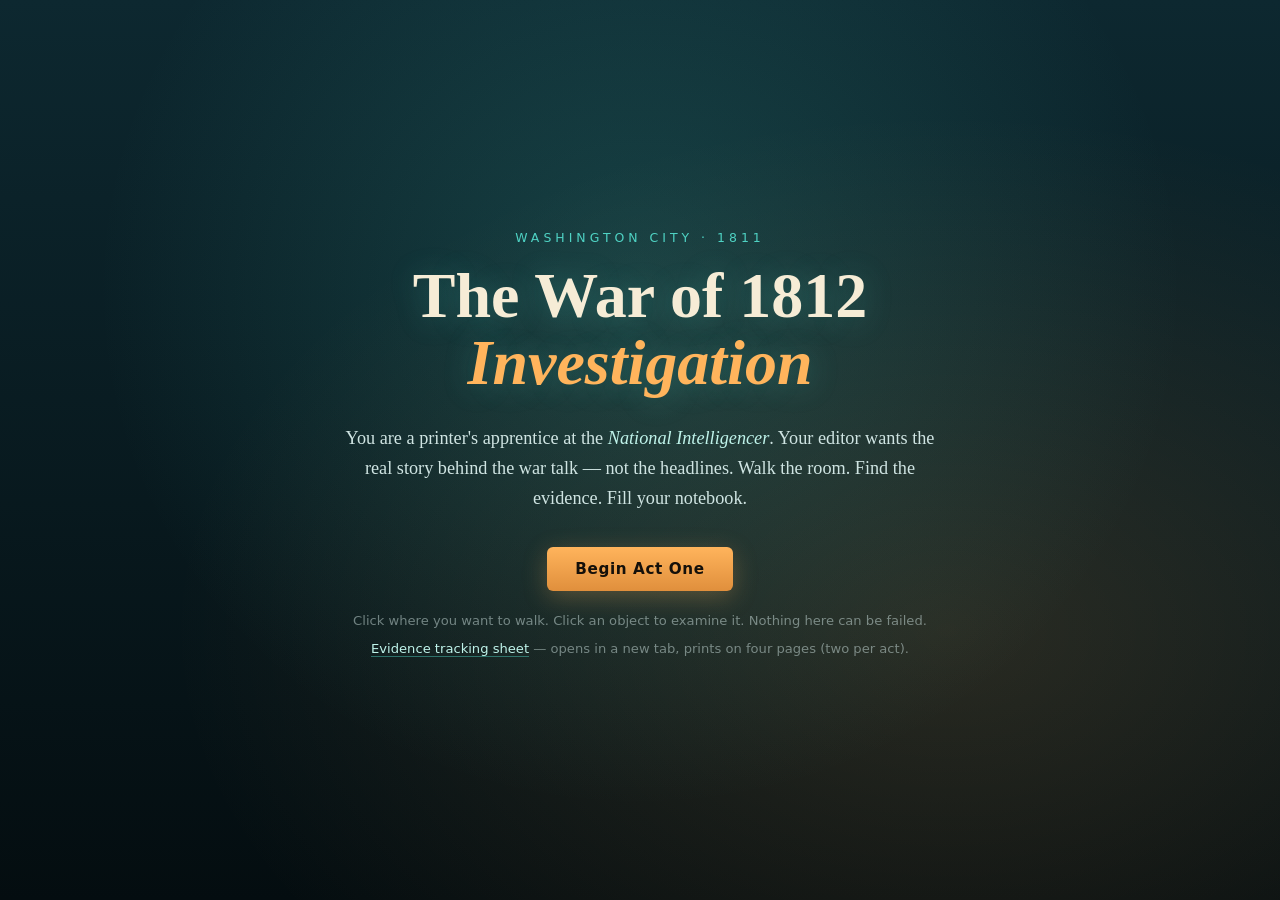
<file: index.html>
<!DOCTYPE html>
<html lang="en">
<head>
<meta charset="utf-8">
<meta name="viewport" content="width=device-width, initial-scale=1, viewport-fit=cover">
<title>The War of 1812 Investigation</title>
<meta name="description" content="A point-and-click investigation into the causes of the War of 1812.">
<link rel="icon" href="data:image/svg+xml,<svg xmlns='http://www.w3.org/2000/svg' viewBox='0 0 100 100'><text y='.9em' font-size='90'>🕯️</text></svg>">
<link rel="stylesheet" href="assets/css/game.css">
<link rel="stylesheet" href="assets/css/documents.css">
</head>
<body>
<main id="app">

  <!-- ===================== TITLE ===================== -->
  <section id="screen-title" class="screen is-active">
    <div class="title-inner">
      <p class="title-kicker">Washington City &middot; 1811</p>
      <h1 class="title-name">The War of 1812<br><span>Investigation</span></h1>
      <p class="title-blurb">
        You are a printer's apprentice at the <em>National Intelligencer</em>.
        Your editor wants the real story behind the war talk &mdash; not the headlines.
        Walk the room. Find the evidence. Fill your notebook.
      </p>
      <button class="btn btn-primary" id="btn-start">Begin Act One</button>
      <p class="title-foot">Click where you want to walk. Click an object to examine it. Nothing here can be failed.</p>
      <p class="title-foot"><a class="title-link" href="worksheet.html" target="_blank" rel="noopener">Evidence tracking sheet</a> &mdash; opens in a new tab, prints on four pages (two per act).</p>
    </div>
  </section>

  <!-- ===================== GAME ===================== -->
  <section id="screen-game" class="screen">
    <div class="stage-wrap">
      <div class="stage" id="stage">

        <!-- three parallax layers -->
        <div class="layer layer-back" id="layer-back"></div>
        <div class="layer layer-mid"  id="layer-mid">
          <div class="hotspots" id="hotspots"></div>
          <div class="actor" id="actor"></div>
        </div>
        <div class="layer layer-fg"   id="layer-fg"></div>

        <!-- close-up view: a station on the desk, where the small things
             live at a size you can actually click -->
        <div class="closeup" id="closeup" hidden>
          <div class="closeup-art" id="closeup-art"></div>
          <div class="hotspots" id="closeup-hotspots"></div>
          <button class="closeup-back" id="closeup-back" type="button">
            <span aria-hidden="true">&lsaquo;</span> Step back
          </button>
        </div>

        <div class="stage-vignette" aria-hidden="true"></div>

        <!-- edge arrows hinting there is more room off-screen -->
        <div class="edge edge-l" id="edge-l" aria-hidden="true">&lsaquo;</div>
        <div class="edge edge-r" id="edge-r" aria-hidden="true">&rsaquo;</div>

        <p class="nudge" id="nudge" role="status" aria-live="polite"></p>

        <!-- ambient detail: a slip of paper, not a dialog -->
        <div class="caption" id="caption" role="status" aria-live="polite" hidden>
          <p class="caption-text" id="caption-text"></p>
        </div>

        <!-- NPC dialogue -->
        <div class="dialogue" id="dialogue" hidden>
          <div class="dialogue-box">
            <p class="dialogue-who" id="dialogue-who"></p>
            <p class="dialogue-line" id="dialogue-line"></p>
            <button class="dialogue-next" id="dialogue-next">Continue &rsaquo;</button>
          </div>
        </div>
      </div>
    </div>

    <!-- objective rail -->
    <div class="rail">
      <div class="rail-left">
        <span class="rail-label">Your assignment</span>
        <p class="rail-objective" id="objective" aria-live="polite">&nbsp;</p>
      </div>
      <div class="rail-right">
        <div class="pips" id="pips" aria-label="Evidence collected"></div>
        <button class="btn btn-ghost" id="btn-notebook">Notebook</button>
        <button class="btn btn-ghost" id="btn-help">Where do I look?</button>
      </div>
    </div>
  </section>

  <!-- ===================== EVIDENCE ===================== -->
  <div class="scrim" id="scrim" hidden>
    <div class="modal modal-evidence" role="dialog" aria-modal="true" aria-labelledby="modal-heading">
      <div id="evidence-mount"></div>
      <button class="btn btn-primary" id="modal-close">Got it</button>
    </div>
  </div>

  <!-- ===================== PUZZLE ===================== -->
  <div class="scrim" id="puzzle-scrim" hidden>
    <div class="modal modal-puzzle" role="dialog" aria-modal="true" aria-labelledby="puzzle-heading">
      <p class="modal-tag" id="puzzle-tag">The locked drawer</p>
      <h2 class="modal-heading" id="puzzle-heading">Three Brass Dials</h2>
      <p class="puzzle-prompt" id="puzzle-prompt"></p>
      <blockquote class="modal-quote" id="puzzle-riddle"></blockquote>
      <div class="dials" id="dials"></div>
      <p class="puzzle-msg" id="puzzle-msg" role="status" aria-live="polite">&nbsp;</p>
      <div class="puzzle-actions">
        <button class="btn btn-primary" id="puzzle-try">Turn the dials</button>
        <button class="btn btn-ghost" id="puzzle-notebook">Check my notebook</button>
        <button class="btn btn-ghost" id="puzzle-skip"></button>
      </div>
    </div>
  </div>

  <!-- ===================== NOTEBOOK ===================== -->
  <div class="scrim" id="notebook-scrim" hidden>
    <div class="modal" role="dialog" aria-modal="true" aria-labelledby="notebook-heading">
      <p class="modal-tag">Carried in your coat</p>
      <h2 class="modal-heading" id="notebook-heading">Your Notebook</h2>
      <div class="notebook" id="notebook-body"></div>
      <button class="btn btn-primary" id="notebook-close">Close</button>
    </div>
  </div>

  <!-- ===================== ACT CARD ===================== -->
  <section id="screen-card" class="screen">
    <div class="card-inner">
      <p class="card-kicker" id="card-kicker"></p>
      <h2 class="card-heading" id="card-heading"></h2>
      <div class="card-text" id="card-text"></div>
      <button class="btn btn-primary" id="card-next"></button>
    </div>
  </section>

</main>

<script src="assets/js/scenes.js"></script>
<script src="assets/js/documents.js"></script>
<script src="assets/js/content.js"></script>
<script src="assets/js/game.js"></script>
</body>
</html>
</file>
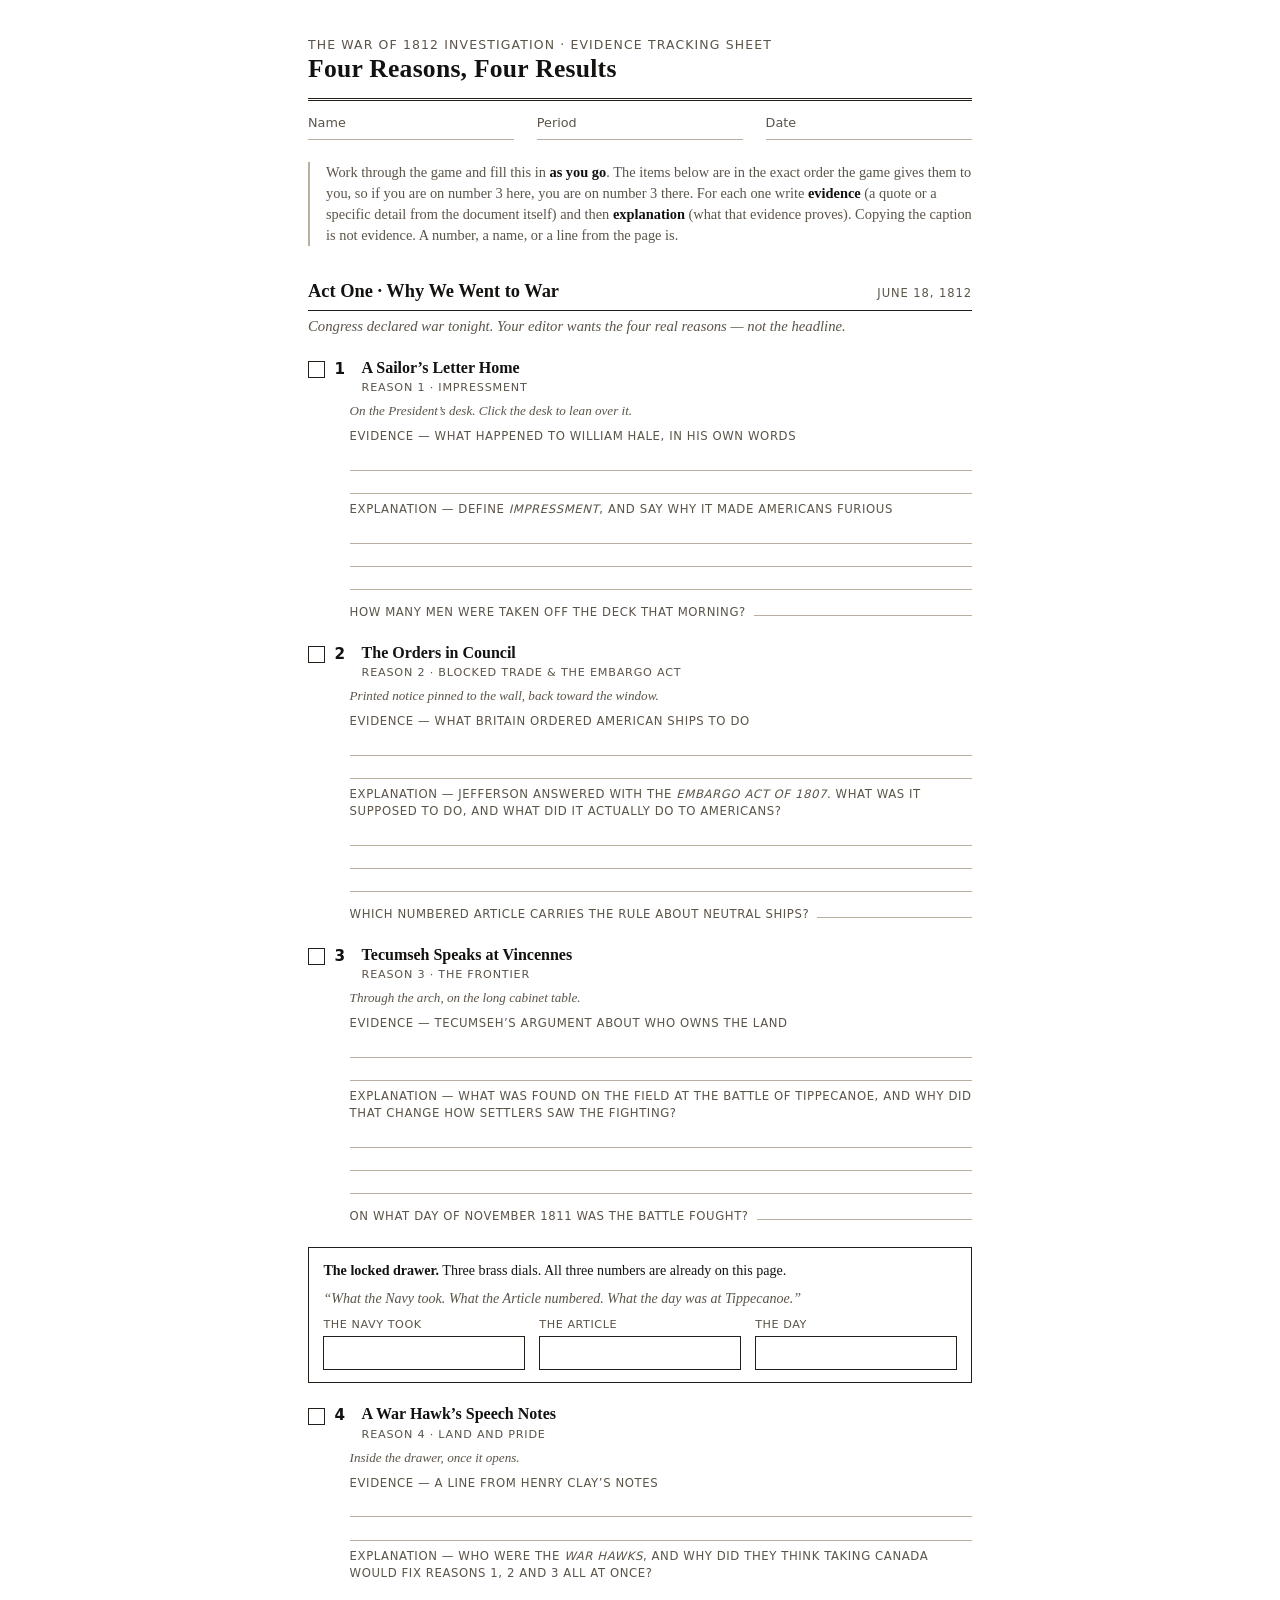
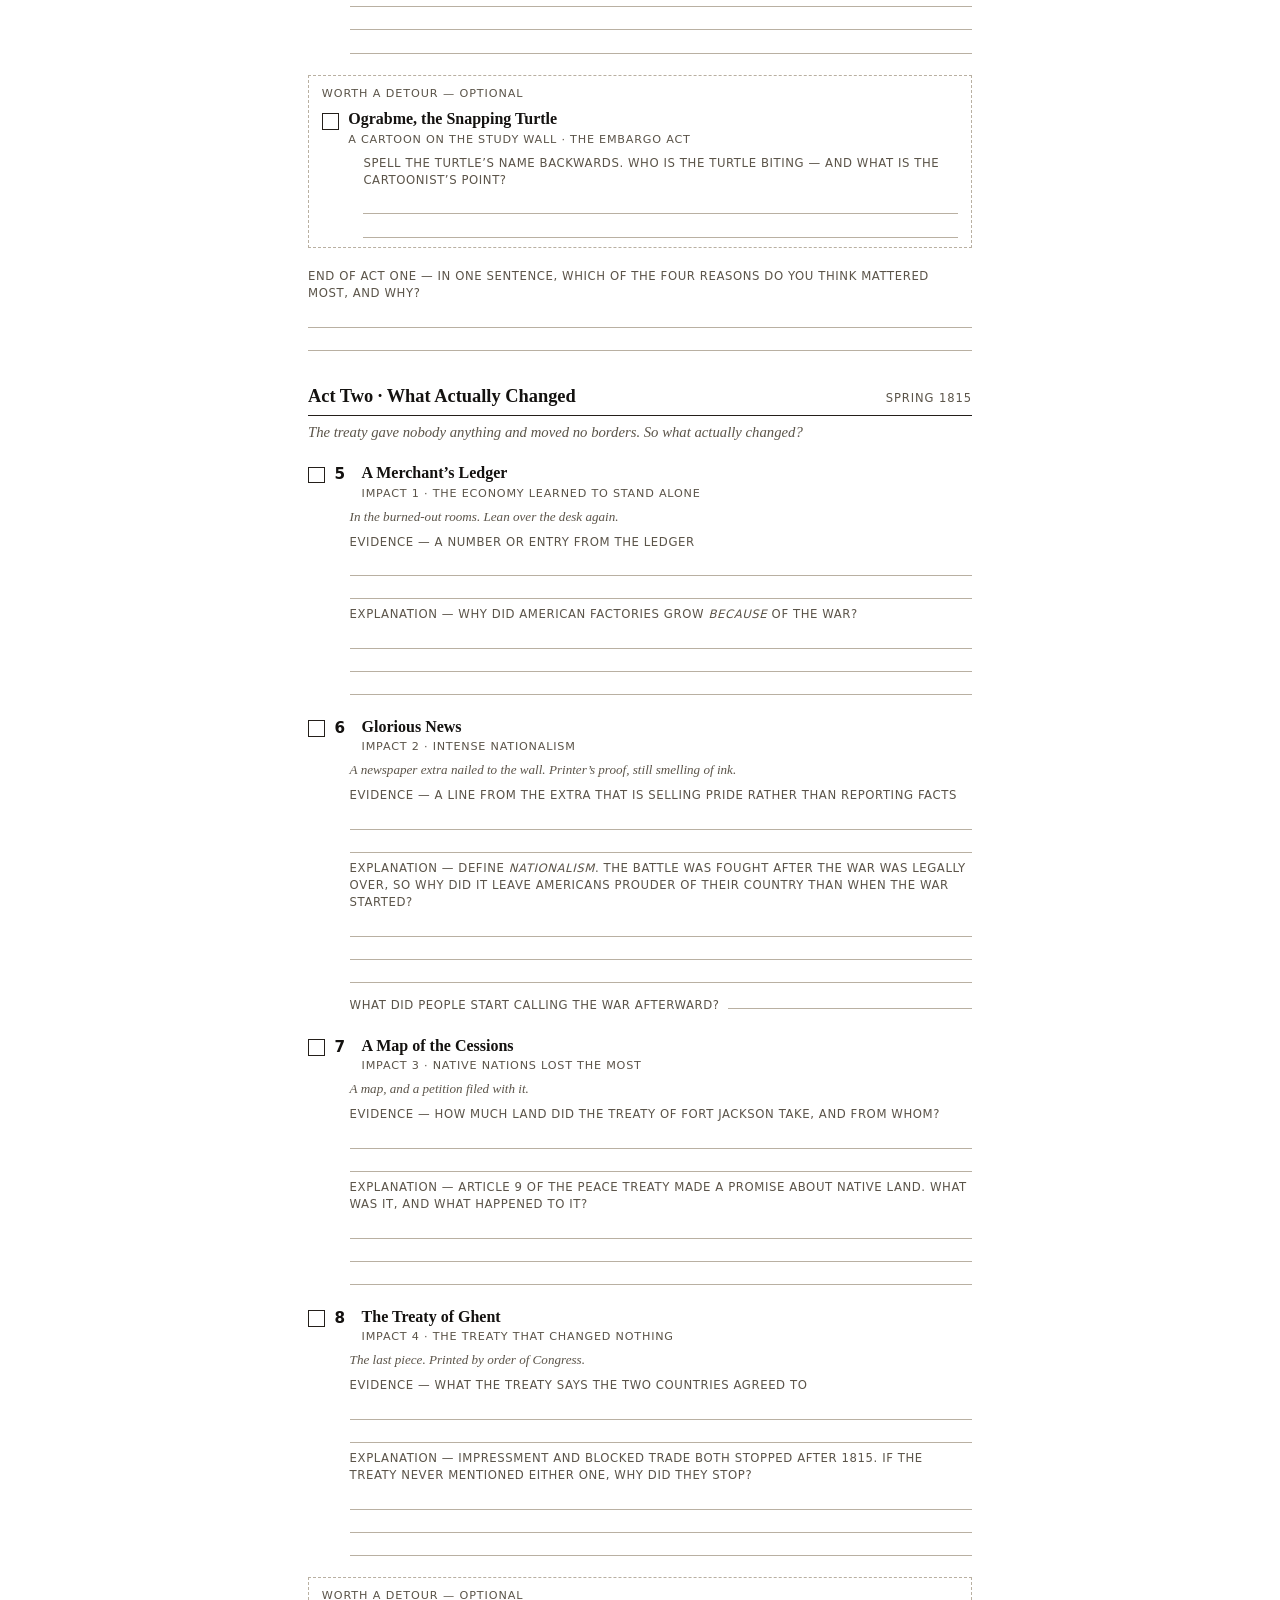
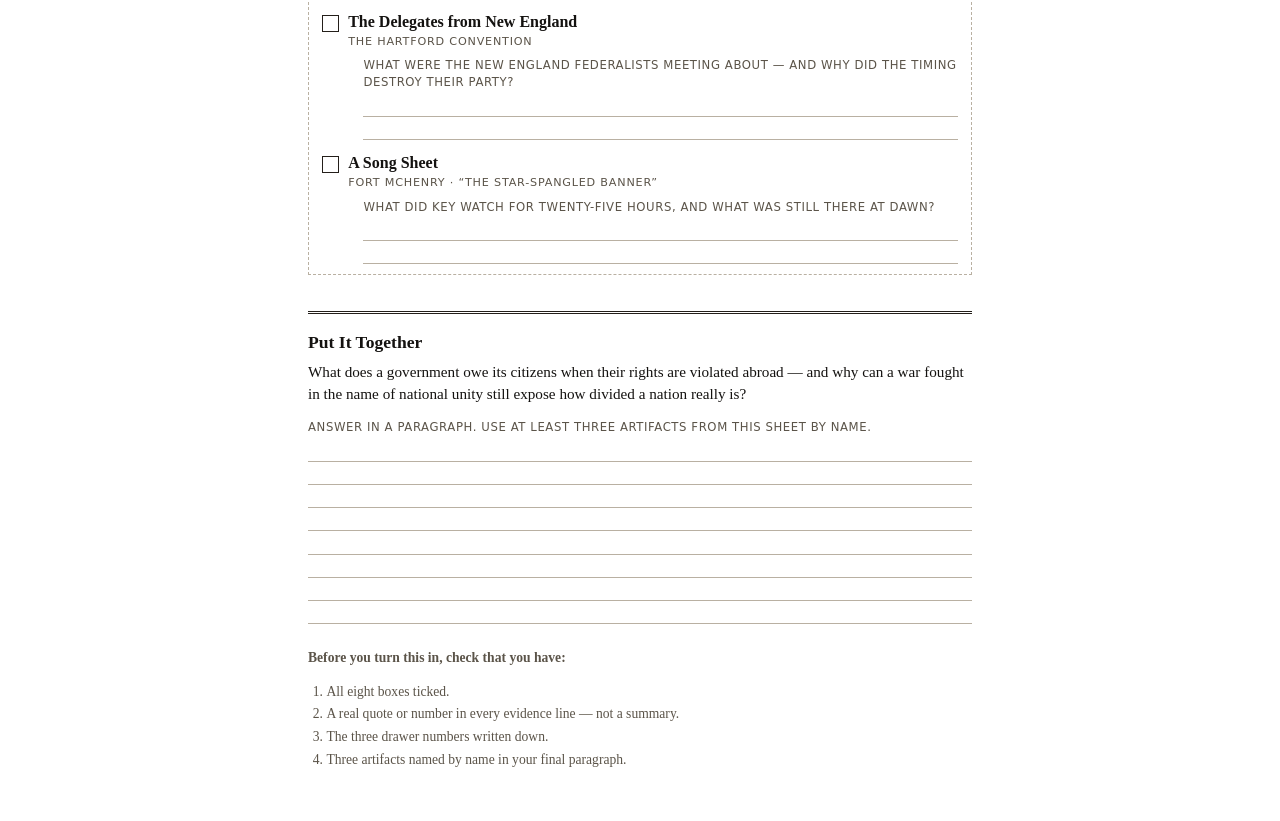
<file: worksheet.html>
<!DOCTYPE html>
<html lang="en">
<head>
<meta charset="utf-8">
<meta name="viewport" content="width=device-width, initial-scale=1">
<title>Evidence Tracking Sheet</title>
<meta name="description" content="Student tracking sheet for The War of 1812 Investigation, in the exact order the game presents each artifact.">
<style>
/* ------------------------------------------------------------------
   Worksheet for "The War of 1812 Investigation".
   Print-first: black ink on white paper, no background fills that eat
   toner, page breaks between the two acts. Screen view is the same
   document, just centred.
   Order below is locked to the chain in assets/js/content.js. If a
   hotspot moves in the game, move it here too.
------------------------------------------------------------------- */
:root{
  --ink:#141210;
  --soft:#5b5449;
  --rule:#241f1a;
  --hair:#b9b0a2;
  --page:#ffffff;
  --serif: "Iowan Old Style", "Palatino Linotype", Palatino, "Book Antiqua", Georgia, serif;
  --sans: "Trebuchet MS", "Segoe UI", system-ui, sans-serif;
}
*{ box-sizing:border-box; }
html{ -webkit-text-size-adjust:100%; }
body{
  margin:0;
  background:var(--page);
  color:var(--ink);
  font-family:var(--serif);
  font-size:15px;
  line-height:1.45;
}
.sheet{
  max-width:44rem;
  margin:0 auto;
  padding-block:2.25rem 3rem;
  padding-left:20px;
  padding-right:20px;
}

/* ---------- masthead ---------- */
.mast{ border-bottom:3px double var(--rule); padding-bottom:.7rem; }
.mast h1{
  font-size:1.6rem; line-height:1.15; margin:0 0 .2rem;
  letter-spacing:.01em; text-wrap:balance;
}
.mast .sub{ margin:0; font-family:var(--sans); font-size:.78rem;
  letter-spacing:.09em; text-transform:uppercase; color:var(--soft); }

.namebar{
  display:flex; flex-wrap:wrap; gap:.55rem 1.4rem;
  margin:.85rem 0 1.4rem;
  font-family:var(--sans); font-size:.8rem; color:var(--soft);
}
.namebar span{ flex:1 1 9rem; border-bottom:1px solid var(--hair); padding-bottom:.35rem; }

.howto{
  font-size:.9rem; margin:0 0 1.5rem; padding-left:1rem;
  border-left:2px solid var(--hair); color:var(--soft);
}
.howto strong{ color:var(--ink); }

/* ---------- act headers ---------- */
.act{ margin-top:2rem; }
.act-head{
  display:flex; align-items:baseline; gap:.75rem;
  border-bottom:1.5px solid var(--rule); padding-bottom:.35rem; margin-bottom:.3rem;
}
.act-head h2{ font-size:1.15rem; margin:0; }
.act-head .q{ font-family:var(--sans); font-size:.72rem; letter-spacing:.08em;
  text-transform:uppercase; color:var(--soft); margin-left:auto; }
.act-ask{ font-size:.92rem; font-style:italic; color:var(--soft); margin:.35rem 0 1.25rem; }

/* ---------- one artifact ---------- */
.item{ margin:0 0 1.35rem; break-inside:avoid; page-break-inside:avoid; }
.item-head{ display:flex; gap:.6rem; align-items:flex-start; }
.tick{
  flex:none; width:1.05rem; height:1.05rem; margin-top:.22rem;
  border:1.5px solid var(--rule);
}
.num{ flex:none; font-family:var(--sans); font-weight:700; font-size:.95rem; min-width:1.1rem; }
.titles h3{ margin:0; font-size:1rem; line-height:1.25; }
.titles .tag{
  display:block; font-family:var(--sans); font-size:.7rem; letter-spacing:.07em;
  text-transform:uppercase; color:var(--soft); margin-top:.15rem;
}
.where{ font-size:.82rem; color:var(--soft); margin:.3rem 0 .5rem 2.6rem; font-style:italic; }

.field{ margin:.45rem 0 0 2.6rem; }
.field-label{
  font-family:var(--sans); font-size:.73rem; letter-spacing:.05em;
  text-transform:uppercase; color:var(--soft); margin:0 0 .15rem;
}
.lines{ margin:0; }
.lines i{ display:block; border-bottom:1px solid var(--hair); height:1.45rem; }
.field-inline{ display:flex; align-items:baseline; gap:.5rem; }
.field-inline .field-label{ margin:0; flex:0 1 auto; }
.field-inline .rule{ flex:1 1 4rem; border-bottom:1px solid var(--hair); height:1.2rem; }

/* ---------- puzzle / bonus / callouts ---------- */
.code{
  margin:1rem 0 1.35rem; padding:.75rem .9rem;
  border:1.5px solid var(--rule); break-inside:avoid;
}
.code p{ margin:0 0 .5rem; font-size:.88rem; }
.code .riddle{ font-style:italic; color:var(--soft); }
.dials{ display:flex; gap:.9rem; font-family:var(--sans); font-size:.7rem;
  letter-spacing:.05em; text-transform:uppercase; color:var(--soft); }
.dials div{ flex:1 1 0; }
.dials b{ display:block; border:1.5px solid var(--rule); height:2.1rem; margin-top:.2rem; }

.bonus{
  margin:.25rem 0 1.25rem 0; padding:.6rem .8rem;
  border:1px dashed var(--hair); break-inside:avoid;
}
.bonus > p:first-child{
  margin:0 0 .45rem; font-family:var(--sans); font-size:.7rem;
  letter-spacing:.08em; text-transform:uppercase; color:var(--soft);
}
.bonus .item{ margin-bottom:.8rem; }
.bonus .item:last-child{ margin-bottom:0; }

/* ---------- closing ---------- */
.close{ margin-top:2.25rem; border-top:3px double var(--rule); padding-top:1rem; }
.close h2{ font-size:1.1rem; margin:0 0 .35rem; }
.close .eq{ font-size:.95rem; margin:0 0 .9rem; }
.close .field{ margin-left:0; }

.finish{ margin-top:1.5rem; font-size:.85rem; color:var(--soft); }
.finish ol{ margin:.35rem 0 0; padding-left:1.15rem; }
.finish li{ margin-bottom:.2rem; }

/* ---------- print ---------- */
@media print{
  @page{ margin:0.5in; }
  body{ font-size:10.5pt; line-height:1.3; }
  .sheet{ max-width:none; padding:0; }
  .pagebreak{ break-before:page; page-break-before:always; }
  .howto{ font-size:9pt; margin-bottom:.9rem; }
  .namebar{ margin:.6rem 0 .9rem; }
  .act{ margin-top:1rem; }
  .act-ask{ margin-bottom:.8rem; }
  .item{ margin-bottom:.6rem; }
  .where{ margin:.2rem 0 .3rem 2.6rem; }
  .field{ margin-top:.3rem; }
  .lines i{ height:0.23in; }
  .code{ margin:.7rem 0 .9rem; }
  .bonus{ margin-bottom:.6rem; padding:.45rem .7rem; }
  .close{ margin-top:1rem; }
  .finish{ margin-top:1rem; }
}
</style>
</head>
<body>
<div class="sheet">

  <header class="mast">
    <p class="sub">The War of 1812 Investigation &middot; Evidence Tracking Sheet</p>
    <h1>Four Reasons, Four Results</h1>
  </header>

  <div class="namebar">
    <span>Name</span><span>Period</span><span>Date</span>
  </div>

  <p class="howto">
    Work through the game and fill this in <strong>as you go</strong>. The items below are in the
    exact order the game gives them to you, so if you are on number 3 here, you are on
    number 3 there. For each one write <strong>evidence</strong> (a quote or a specific detail
    from the document itself) and then <strong>explanation</strong> (what that evidence proves).
    Copying the caption is not evidence. A number, a name, or a line from the page is.
  </p>

  <!-- ================= ACT ONE ================= -->
  <section class="act">
    <div class="act-head">
      <h2>Act One &middot; Why We Went to War</h2>
      <span class="q">June 18, 1812</span>
    </div>
    <p class="act-ask">Congress declared war tonight. Your editor wants the four real reasons &mdash; not the headline.</p>

    <!-- 1 -->
    <article class="item">
      <div class="item-head">
        <span class="tick" aria-hidden="true"></span>
        <span class="num">1</span>
        <div class="titles">
          <h3>A Sailor&rsquo;s Letter Home</h3>
          <span class="tag">Reason 1 &middot; Impressment</span>
        </div>
      </div>
      <p class="where">On the President&rsquo;s desk. Click the desk to lean over it.</p>
      <div class="field">
        <p class="field-label">Evidence &mdash; what happened to William Hale, in his own words</p>
        <p class="lines"><i></i><i></i></p>
      </div>
      <div class="field">
        <p class="field-label">Explanation &mdash; define <em>impressment</em>, and say why it made Americans furious</p>
        <p class="lines"><i></i><i></i><i></i></p>
      </div>
      <div class="field field-inline">
        <p class="field-label">How many men were taken off the deck that morning?</p>
        <span class="rule"></span>
      </div>
    </article>

    <!-- 2 -->
    <article class="item">
      <div class="item-head">
        <span class="tick" aria-hidden="true"></span>
        <span class="num">2</span>
        <div class="titles">
          <h3>The Orders in Council</h3>
          <span class="tag">Reason 2 &middot; Blocked trade &amp; the Embargo Act</span>
        </div>
      </div>
      <p class="where">Printed notice pinned to the wall, back toward the window.</p>
      <div class="field">
        <p class="field-label">Evidence &mdash; what Britain ordered American ships to do</p>
        <p class="lines"><i></i><i></i></p>
      </div>
      <div class="field">
        <p class="field-label">Explanation &mdash; Jefferson answered with the <em>Embargo Act of 1807</em>. What was it supposed to do, and what did it actually do to Americans?</p>
        <p class="lines"><i></i><i></i><i></i></p>
      </div>
      <div class="field field-inline">
        <p class="field-label">Which numbered Article carries the rule about neutral ships?</p>
        <span class="rule"></span>
      </div>
    </article>

    <!-- 3 -->
    <article class="item">
      <div class="item-head">
        <span class="tick" aria-hidden="true"></span>
        <span class="num">3</span>
        <div class="titles">
          <h3>Tecumseh Speaks at Vincennes</h3>
          <span class="tag">Reason 3 &middot; The frontier</span>
        </div>
      </div>
      <p class="where">Through the arch, on the long cabinet table.</p>
      <div class="field">
        <p class="field-label">Evidence &mdash; Tecumseh&rsquo;s argument about who owns the land</p>
        <p class="lines"><i></i><i></i></p>
      </div>
      <div class="field">
        <p class="field-label">Explanation &mdash; what was found on the field at the Battle of Tippecanoe, and why did that change how settlers saw the fighting?</p>
        <p class="lines"><i></i><i></i><i></i></p>
      </div>
      <div class="field field-inline">
        <p class="field-label">On what day of November 1811 was the battle fought?</p>
        <span class="rule"></span>
      </div>
    </article>

    <!-- puzzle -->
    <div class="code">
      <p><strong>The locked drawer.</strong> Three brass dials. All three numbers are already on this page.</p>
      <p class="riddle">&ldquo;What the Navy took. What the Article numbered. What the day was at Tippecanoe.&rdquo;</p>
      <div class="dials">
        <div>The Navy took<b></b></div>
        <div>The Article<b></b></div>
        <div>The day<b></b></div>
      </div>
    </div>

    <!-- 4 -->
    <article class="item">
      <div class="item-head">
        <span class="tick" aria-hidden="true"></span>
        <span class="num">4</span>
        <div class="titles">
          <h3>A War Hawk&rsquo;s Speech Notes</h3>
          <span class="tag">Reason 4 &middot; Land and pride</span>
        </div>
      </div>
      <p class="where">Inside the drawer, once it opens.</p>
      <div class="field">
        <p class="field-label">Evidence &mdash; a line from Henry Clay&rsquo;s notes</p>
        <p class="lines"><i></i><i></i></p>
      </div>
      <div class="field">
        <p class="field-label">Explanation &mdash; who were the <em>War Hawks</em>, and why did they think taking Canada would fix reasons 1, 2 and 3 all at once?</p>
        <p class="lines"><i></i><i></i><i></i></p>
      </div>
    </article>

    <div class="bonus">
      <p>Worth a detour &mdash; optional</p>
      <article class="item">
        <div class="item-head">
          <span class="tick" aria-hidden="true"></span>
          <div class="titles">
            <h3>Ograbme, the Snapping Turtle</h3>
            <span class="tag">A cartoon on the study wall &middot; the Embargo Act</span>
          </div>
        </div>
        <div class="field">
          <p class="field-label">Spell the turtle&rsquo;s name backwards. Who is the turtle biting &mdash; and what is the cartoonist&rsquo;s point?</p>
          <p class="lines"><i></i><i></i></p>
        </div>
      </article>
    </div>

    <div class="field" style="margin-left:0">
      <p class="field-label">End of Act One &mdash; in one sentence, which of the four reasons do you think mattered most, and why?</p>
      <p class="lines"><i></i><i></i></p>
    </div>
  </section>

  <!-- ================= ACT TWO ================= -->
  <section class="act pagebreak">
    <div class="act-head">
      <h2>Act Two &middot; What Actually Changed</h2>
      <span class="q">Spring 1815</span>
    </div>
    <p class="act-ask">The treaty gave nobody anything and moved no borders. So what actually changed?</p>

    <!-- 1 -->
    <article class="item">
      <div class="item-head">
        <span class="tick" aria-hidden="true"></span>
        <span class="num">5</span>
        <div class="titles">
          <h3>A Merchant&rsquo;s Ledger</h3>
          <span class="tag">Impact 1 &middot; The economy learned to stand alone</span>
        </div>
      </div>
      <p class="where">In the burned-out rooms. Lean over the desk again.</p>
      <div class="field">
        <p class="field-label">Evidence &mdash; a number or entry from the ledger</p>
        <p class="lines"><i></i><i></i></p>
      </div>
      <div class="field">
        <p class="field-label">Explanation &mdash; why did American factories grow <em>because</em> of the war?</p>
        <p class="lines"><i></i><i></i><i></i></p>
      </div>
    </article>

    <!-- 2 -->
    <article class="item">
      <div class="item-head">
        <span class="tick" aria-hidden="true"></span>
        <span class="num">6</span>
        <div class="titles">
          <h3>Glorious News</h3>
          <span class="tag">Impact 2 &middot; Intense nationalism</span>
        </div>
      </div>
      <p class="where">A newspaper extra nailed to the wall. Printer&rsquo;s proof, still smelling of ink.</p>
      <div class="field">
        <p class="field-label">Evidence &mdash; a line from the extra that is selling pride rather than reporting facts</p>
        <p class="lines"><i></i><i></i></p>
      </div>
      <div class="field">
        <p class="field-label">Explanation &mdash; define <em>nationalism</em>. The battle was fought after the war was legally over, so why did it leave Americans prouder of their country than when the war started?</p>
        <p class="lines"><i></i><i></i><i></i></p>
      </div>
      <div class="field field-inline">
        <p class="field-label">What did people start calling the war afterward?</p>
        <span class="rule"></span>
      </div>
    </article>

    <!-- 3 -->
    <article class="item">
      <div class="item-head">
        <span class="tick" aria-hidden="true"></span>
        <span class="num">7</span>
        <div class="titles">
          <h3>A Map of the Cessions</h3>
          <span class="tag">Impact 3 &middot; Native nations lost the most</span>
        </div>
      </div>
      <p class="where">A map, and a petition filed with it.</p>
      <div class="field">
        <p class="field-label">Evidence &mdash; how much land did the Treaty of Fort Jackson take, and from whom?</p>
        <p class="lines"><i></i><i></i></p>
      </div>
      <div class="field">
        <p class="field-label">Explanation &mdash; Article 9 of the peace treaty made a promise about Native land. What was it, and what happened to it?</p>
        <p class="lines"><i></i><i></i><i></i></p>
      </div>
    </article>

    <!-- 4 -->
    <article class="item">
      <div class="item-head">
        <span class="tick" aria-hidden="true"></span>
        <span class="num">8</span>
        <div class="titles">
          <h3>The Treaty of Ghent</h3>
          <span class="tag">Impact 4 &middot; The treaty that changed nothing</span>
        </div>
      </div>
      <p class="where">The last piece. Printed by order of Congress.</p>
      <div class="field">
        <p class="field-label">Evidence &mdash; what the treaty says the two countries agreed to</p>
        <p class="lines"><i></i><i></i></p>
      </div>
      <div class="field">
        <p class="field-label">Explanation &mdash; impressment and blocked trade both stopped after 1815. If the treaty never mentioned either one, why did they stop?</p>
        <p class="lines"><i></i><i></i><i></i></p>
      </div>
    </article>

    <div class="bonus">
      <p>Worth a detour &mdash; optional</p>
      <article class="item">
        <div class="item-head">
          <span class="tick" aria-hidden="true"></span>
          <div class="titles">
            <h3>The Delegates from New England</h3>
            <span class="tag">The Hartford Convention</span>
          </div>
        </div>
        <div class="field">
          <p class="field-label">What were the New England Federalists meeting about &mdash; and why did the timing destroy their party?</p>
          <p class="lines"><i></i><i></i></p>
        </div>
      </article>
      <article class="item">
        <div class="item-head">
          <span class="tick" aria-hidden="true"></span>
          <div class="titles">
            <h3>A Song Sheet</h3>
            <span class="tag">Fort McHenry &middot; &ldquo;The Star-Spangled Banner&rdquo;</span>
          </div>
        </div>
        <div class="field">
          <p class="field-label">What did Key watch for twenty-five hours, and what was still there at dawn?</p>
          <p class="lines"><i></i><i></i></p>
        </div>
      </article>
    </div>
  </section>

  <!-- ================= CLOSING ================= -->
  <section class="close">
    <h2>Put It Together</h2>
    <p class="eq">
      What does a government owe its citizens when their rights are violated abroad &mdash;
      and why can a war fought in the name of national unity still expose how divided
      a nation really is?
    </p>
    <div class="field">
      <p class="field-label">Answer in a paragraph. Use at least three artifacts from this sheet by name.</p>
      <p class="lines"><i></i><i></i><i></i><i></i><i></i><i></i><i></i><i></i></p>
    </div>

    <div class="finish">
      <p><strong>Before you turn this in, check that you have:</strong></p>
      <ol>
        <li>All eight boxes ticked.</li>
        <li>A real quote or number in every evidence line &mdash; not a summary.</li>
        <li>The three drawer numbers written down.</li>
        <li>Three artifacts named by name in your final paragraph.</li>
      </ol>
    </div>
  </section>

</div>
</body>
</html>
</file>
<file: assets/css/game.css>
/* ==================================================================
   The War of 1812 Investigation
   System fonts, no images, no frameworks, no network calls after load.
   Two colour temperatures only: cold teal, warm amber.
==================================================================*/

:root{
  --cold:      #4fd3c4;
  --cold-hi:   #bff3ea;
  --cold-lo:   #0b2129;
  --warm:      #ffb45c;
  --warm-hi:   #ffd48a;
  --paper:     #f6ecd6;
  --ink:       #071a20;
  --void:      #02080a;
  --rule:      rgba(79, 211, 196, 0.26);

  --serif: "Iowan Old Style", "Palatino Linotype", Palatino, "Book Antiqua", Georgia, serif;
  --sans:  "Segoe UI", system-ui, -apple-system, Roboto, Helvetica, Arial, sans-serif;
  --stage-max: 1500px;
}

*{ box-sizing: border-box; }

html, body{
  margin: 0; padding: 0; height: 100%;
  background: var(--void);
  color: var(--paper);
  font-family: var(--serif);
  -webkit-text-size-adjust: 100%;
}
body{ overflow: hidden; overscroll-behavior: none; }
#app{ height: 100%; }

.screen{ display: none; height: 100%; width: 100%; }
.screen.is-active{ display: flex; }

/* ==================================================================
   TITLE
==================================================================*/
#screen-title{
  align-items: center; justify-content: center; text-align: center; padding: 24px;
  background:
    radial-gradient(ellipse at 50% 32%, rgba(79,211,196,0.18), transparent 60%),
    radial-gradient(ellipse at 74% 70%, rgba(255,180,92,0.14), transparent 58%),
    linear-gradient(#0d2830, #04101400);
  background-color: #040d10;
}
.title-inner{ max-width: 640px; }
.title-kicker{
  font-family: var(--sans); font-size: 0.78rem; letter-spacing: 0.32em;
  text-transform: uppercase; color: var(--cold); margin: 0 0 18px;
}
.title-name{
  font-size: clamp(2.2rem, 6.2vw, 4rem); line-height: 1.04;
  margin: 0 0 6px; font-weight: 600;
  text-shadow: 0 2px 30px rgba(79,211,196,0.28);
}
.title-name span{ color: var(--warm); font-style: italic; }
.title-blurb{
  font-size: clamp(1rem, 2.1vw, 1.14rem); line-height: 1.66;
  color: #cfe4e2; margin: 26px auto 34px; max-width: 34em;
}
.title-blurb em{ color: var(--cold-hi); }
.title-foot{
  font-family: var(--sans); font-size: 0.82rem;
  color: rgba(207,228,226,0.5); margin-top: 22px;
}
.title-foot + .title-foot{ margin-top: 8px; }
.title-link{
  color: var(--cold-hi); text-decoration: none;
  border-bottom: 1px solid rgba(79,211,196,0.45);
}
.title-link:hover, .title-link:focus-visible{ border-bottom-color: var(--cold-hi); }

/* ==================================================================
   BUTTONS
==================================================================*/
.btn{
  font-family: var(--sans); font-size: 0.95rem; font-weight: 600;
  letter-spacing: 0.04em; border: none; border-radius: 6px;
  padding: 13px 28px; cursor: pointer;
  transition: transform 0.12s ease, box-shadow 0.18s ease, background 0.18s ease;
}
.btn:focus-visible{ outline: 3px solid var(--warm-hi); outline-offset: 3px; }
.btn-primary{
  background: linear-gradient(var(--warm), #e08f3c); color: #14100a;
  box-shadow: 0 6px 24px rgba(255,180,92,0.26);
}
.btn-primary:hover{ transform: translateY(-2px); box-shadow: 0 10px 30px rgba(255,180,92,0.4); }
.btn-primary:active{ transform: translateY(0); }
.btn-ghost{
  background: transparent; color: var(--cold);
  border: 1px solid var(--rule); padding: 9px 16px; font-size: 0.82rem;
}
.btn-ghost:hover{ background: rgba(79,211,196,0.1); }

/* ==================================================================
   STAGE + PARALLAX LAYERS
==================================================================*/
#screen-game{ flex-direction: column; background: #030a0d; }
.stage-wrap{
  flex: 1; min-height: 0; display: flex;
  align-items: center; justify-content: center; padding: 10px;
}
.stage{
  position: relative;
  width: min(100%, var(--stage-max));
  aspect-ratio: 16 / 9;
  max-height: 100%;
  overflow: hidden;
  border-radius: 8px;
  background: #041014;
  box-shadow: 0 18px 60px rgba(0,0,0,0.65);
  cursor: crosshair;
}
@supports not (aspect-ratio: 16 / 9){
  .stage{ height: 100%; width: auto; min-width: 60vw; }
}

/* each layer is wider than the stage and slides at its own rate */
.layer{
  position: absolute; top: 0; left: 0; height: 100%;
  will-change: transform;
}
.layer svg{ display: block; width: 100%; height: 100%; }
.layer-art{ position: absolute; inset: 0; }
.layer-fg{ pointer-events: none; }

.stage-vignette{
  position: absolute; inset: 0; pointer-events: none;
  background: radial-gradient(ellipse at 50% 48%, transparent 52%, rgba(2,8,10,0.5) 100%);
}

/* edge arrows: "there is more room this way" */
.edge{
  position: absolute; top: 50%; transform: translateY(-50%);
  font-size: 2.6rem; color: var(--cold);
  opacity: 0; transition: opacity 0.3s ease;
  pointer-events: none; text-shadow: 0 0 20px rgba(79,211,196,0.6);
}
.edge.is-on{ opacity: 0.45; animation: edgeBob 2s ease-in-out infinite; }
.edge-l{ left: 14px; } .edge-r{ right: 14px; }
@keyframes edgeBob{ 0%,100%{ opacity: 0.25; } 50%{ opacity: 0.6; } }

/* ==================================================================
   THE CHARACTER
==================================================================*/
.actor{
  position: absolute;
  /* 46% of frame height. In the reference games a character is roughly
     half the frame; at 27% the room read as a giant empty hall. */
  bottom: 15.55%;
  height: 46%;
  /* aspect-ratio is set from the sprite at runtime */
  transform-origin: 50% 100%;
  pointer-events: none;
  filter: drop-shadow(0 12px 14px rgba(0,0,0,0.6));
}
.actor img{
  position: absolute;
  left: 0;
  width: 100%;
  display: block;
  image-rendering: auto;
}
.a-body{ top: 0; height: var(--body-h, 69.67%); }
.a-leg{
  top: var(--leg-top, 66.56%);
  height: var(--leg-h, 33.44%);
  transform-origin: 50% 0%;      /* the hip */
}
/* one drawing serves both legs; the far one is simply darker */
.a-leg-b{ filter: brightness(0.62) saturate(0.85); }

.actor.is-walking{ animation: bob 0.52s ease-in-out infinite; }
@keyframes bob{ 0%,100%{ margin-bottom: 0; } 50%{ margin-bottom: 0.8%; } }

.actor.is-walking .a-leg-a{ animation: stepA 0.52s ease-in-out infinite; }
.actor.is-walking .a-leg-b{ animation: stepB 0.52s ease-in-out infinite; }
@keyframes stepA{ 0%,100%{ transform: rotate(13deg); } 50%{ transform: rotate(-13deg); } }
@keyframes stepB{ 0%,100%{ transform: rotate(-13deg); } 50%{ transform: rotate(13deg); } }

@media (prefers-reduced-motion: reduce){
  .actor.is-walking, .actor.is-walking .a-leg, .edge.is-on{ animation: none; }
}

/* ==================================================================
   HOTSPOTS

   Light, not boxes. A rectangle with a border reads as user interface;
   a soft pool of light reads as part of the scene, and it can bleed
   past the object's bounds the way real light does.

   Two colours carry the two jobs, matching the scenes' own lighting:
     warm amber  = the thing the lesson wants you to find next
     cool teal   = there is something here, but you may ignore it
==================================================================*/
.hotspots{ position: absolute; inset: 0; }

.hotspot{
  position: absolute;
  padding: 0;
  border: none;
  background: transparent;
  cursor: pointer;
  transition: transform 0.2s ease;
}
/* the glow itself, larger than the hitbox so the light spills */
.hotspot::before{
  content: "";
  position: absolute;
  inset: -38%;
  border-radius: 50%;
  background: radial-gradient(ellipse at 50% 50%,
              rgba(255,214,140,0.50) 0%,
              rgba(255,180,92,0.26) 38%,
              rgba(255,166,74,0.09) 60%,
              transparent 76%);
  animation: glowPulse 3s ease-in-out infinite;
  pointer-events: none;
}
.hotspot:hover{ transform: scale(1.03); }
.hotspot:hover::before{
  background: radial-gradient(ellipse at 50% 50%,
              rgba(255,236,196,0.72) 0%,
              rgba(255,196,110,0.4) 38%,
              rgba(255,166,74,0.15) 62%,
              transparent 78%);
  animation: none;
}
.hotspot:focus-visible{
  outline: 3px solid var(--warm-hi);
  outline-offset: 4px;
  border-radius: 6px;
}
@keyframes glowPulse{
  0%, 100%{ opacity: 0.6; transform: scale(0.95); }
  50%     { opacity: 1;   transform: scale(1.04); }
}

/* ambient objects: cooler, dimmer, and they never pulse. Present, but
   not competing with the thing the student is meant to find next. */
.hotspot-look::before{
  background: radial-gradient(ellipse at 50% 50%,
              rgba(191,243,234,0.30) 0%,
              rgba(127,227,214,0.13) 42%,
              transparent 70%);
  animation: none;
  opacity: 0.72;
}
.hotspot-look:hover::before{
  background: radial-gradient(ellipse at 50% 50%,
              rgba(214,250,244,0.55) 0%,
              rgba(127,227,214,0.26) 44%,
              transparent 74%);
  opacity: 1;
}

/* "Where do I look?" drives this */
.hotspot.is-pinged::before{ animation: ping 0.75s ease 3; }
@keyframes ping{
  0%, 100%{ opacity: 0.5; transform: scale(0.94); }
  50%     { opacity: 1;   transform: scale(1.3); }
}

@media (prefers-reduced-motion: reduce){
  .hotspot::before, .hotspot.is-pinged::before{ animation: none; opacity: 0.9; }
}

/* ?edit draws the real boxes for repositioning */
.hotspots.is-editing .hotspot{
  background: rgba(255,80,80,0.22);
  box-shadow: 0 0 0 2px #ff5050;
}
.hotspots.is-editing .hotspot::before{ display: none; }

/* ==================================================================
   NUDGE + DIALOGUE
==================================================================*/
.nudge{
  position: absolute; left: 50%; bottom: 20px; transform: translateX(-50%);
  margin: 0; padding: 9px 20px; border-radius: 999px;
  background: rgba(3,12,15,0.9); color: #cfe4e2;
  font-family: var(--sans); font-size: 0.86rem;
  opacity: 0; transition: opacity 0.25s ease; pointer-events: none;
  max-width: 80%; text-align: center; z-index: 7;
}
.nudge.is-shown{ opacity: 1; }

.dialogue{
  position: absolute; inset: 0; z-index: 20;
  display: flex; align-items: flex-end; justify-content: center; padding: 0 0 26px;
}
.dialogue[hidden]{ display: none; }
.dialogue-box{
  width: min(860px, 92%);
  background: linear-gradient(rgba(4,14,18,0.95), rgba(2,8,10,0.97));
  border: 1px solid var(--rule); border-radius: 10px;
  padding: 20px 24px 18px; box-shadow: 0 16px 50px rgba(0,0,0,0.7);
  animation: riseIn 0.3s ease both;
}
@keyframes riseIn{ from{ opacity: 0; transform: translateY(14px); } to{ opacity: 1; transform: none; } }
.dialogue-who{
  font-family: var(--sans); font-size: 0.72rem; letter-spacing: 0.26em;
  text-transform: uppercase; color: var(--cold); margin: 0 0 10px;
}
.dialogue-line{
  font-size: clamp(1.02rem, 2.2vw, 1.28rem); line-height: 1.6;
  margin: 0 0 14px; min-height: 2.2em;
}
.dialogue-line em{ color: var(--warm-hi); font-style: italic; }
.dialogue-next{
  font-family: var(--sans); font-size: 0.85rem; font-weight: 600; letter-spacing: 0.06em;
  background: none; border: none; color: var(--cold); cursor: pointer; padding: 6px 2px;
}
.dialogue-next:hover{ color: var(--cold-hi); }
.dialogue-next:focus-visible{ outline: 2px solid var(--cold-hi); outline-offset: 3px; }

/* ---------- ambient caption slip --------------------------------*/
.caption{
  position: absolute; left: 3%; bottom: 5%; z-index: 8;
  width: min(430px, 56%);
  padding: 16px 20px 18px;
  background: linear-gradient(#f5ebd2, #e6d7b2);
  color: #33281c;
  transform: rotate(-1.4deg) translateY(12px);
  opacity: 0;
  transition: opacity 0.28s ease, transform 0.28s ease;
  box-shadow: 0 16px 34px rgba(0,0,0,0.6);
  clip-path: polygon(0 3%, 40% 0.4%, 99.4% 2%, 100% 92%, 56% 99.6%, 1% 97%);
  pointer-events: none;
}
.caption.is-shown{ opacity: 1; transform: rotate(-1.4deg) translateY(0); }
.caption-text{
  margin: 0;
  font-family: var(--hand);
  font-size: clamp(0.95rem, 1.55vw, 1.06rem);
  line-height: 1.66;
}
.caption-text em{ font-style: normal; color: #8e2b22; }
@media (prefers-reduced-motion: reduce){ .caption{ transition: opacity 0.2s ease; } }

/* ==================================================================
   RAIL — a strip of newsprint pinned under the scene, not a glowing bar
==================================================================*/
.rail{
  flex: 0 0 auto; display: flex; align-items: center; gap: 20px;
  padding: 16px clamp(16px, 3vw, 36px) 14px;
  background: linear-gradient(176deg, #efe4c8, #ddcfa8);
  color: #33281c;
  clip-path: polygon(0 10px, 9% 2px, 23% 9px, 41% 1px, 58% 8px, 74% 0, 88% 7px, 100% 2px, 100% 100%, 0 100%);
}
.rail::before{
  content: ""; position: absolute; left: 0; right: 0; height: 100%;
  pointer-events: none;
}
.rail-left{ flex: 1; min-width: 0; }
.rail-label{
  font-family: var(--press); font-size: 0.66rem; letter-spacing: 0.3em;
  text-transform: uppercase; color: #8e2b22;
}
.rail-objective{
  margin: 4px 0 0; font-size: clamp(0.98rem, 1.9vw, 1.1rem);
  line-height: 1.5; color: #33281c;
  font-family: var(--hand);
}
.rail-objective strong{ color: #8e2b22; }
.rail-right{ display: flex; align-items: center; gap: 12px; flex: 0 0 auto; }
.pips{ display: flex; gap: 8px; margin-right: 4px; }
.pip{
  width: 13px; height: 13px; border-radius: 50%;
  border: 1.5px solid rgba(51,40,28,0.45);
  transition: background 0.3s ease, transform 0.3s ease;
}
.pip.is-found{
  background: #8e2b22; border-color: #8e2b22;
  transform: scale(1.14);
}
/* rail buttons are ink on paper, not glass on glass */
.rail .btn-ghost{
  color: #33281c; border: 1.5px solid rgba(51,40,28,0.45);
  font-family: var(--press); letter-spacing: 0.1em; text-transform: uppercase;
  font-size: 0.72rem;
}
.rail .btn-ghost:hover{ background: rgba(51,40,28,0.1); }

/* ==================================================================
   MODALS
==================================================================*/
.scrim{
  position: fixed; inset: 0; z-index: 40;
  display: flex; align-items: center; justify-content: center; padding: 20px;
  background: rgba(2,8,10,0.85); animation: fadeIn 0.2s ease both;
}
.scrim[hidden]{ display: none; }
@keyframes fadeIn{ from{ opacity: 0; } to{ opacity: 1; } }

.modal.modal-evidence{
  width: min(1160px, 100%);
  background: linear-gradient(#0c2b33, #05161c);
}
.modal.modal-evidence .btn-primary{ margin-top: 26px; }

.modal{
  width: min(720px, 100%); max-height: 92vh; overflow-y: auto;
  background: linear-gradient(#0c2b33, #061820);
  border: 1px solid var(--rule); border-radius: 12px;
  padding: clamp(22px, 4vw, 38px);
  box-shadow: 0 26px 80px rgba(0,0,0,0.75);
  animation: riseIn 0.3s ease both;
}
.modal-tag{
  font-family: var(--sans); font-size: 0.7rem; letter-spacing: 0.24em;
  text-transform: uppercase; color: var(--cold); margin: 0 0 10px;
}
.modal-heading{
  font-size: clamp(1.5rem, 3.4vw, 2rem); line-height: 1.16;
  margin: 0 0 20px; font-weight: 600;
}
.modal-quote{
  margin: 0 0 22px; padding: 2px 0 2px 20px;
  border-left: 3px solid var(--warm);
  font-style: italic; font-size: clamp(1rem, 2.1vw, 1.1rem);
  line-height: 1.62; color: var(--warm-hi);
}
.modal-quote strong{ color: #fff2d2; font-style: normal; }
.modal-body p{
  margin: 0 0 15px; font-size: clamp(0.98rem, 1.9vw, 1.04rem);
  line-height: 1.72; color: #cfe4e2;
}
.modal-body strong{ color: var(--paper); }

.record{
  margin: 24px 0 26px; padding: 16px 18px;
  background: rgba(255,180,92,0.09);
  border: 1px dashed rgba(255,180,92,0.4); border-radius: 8px;
}
.record-label{
  font-family: var(--sans); font-size: 0.68rem; letter-spacing: 0.22em;
  text-transform: uppercase; color: var(--warm); margin: 0 0 8px;
}
.record-text{ margin: 0; font-size: 1rem; line-height: 1.6; color: var(--paper); }

/* ---------- puzzle ----------------------------------------------*/
.puzzle-prompt{ margin: 0 0 14px; color: #cfe4e2; line-height: 1.6; }
.dials{ display: flex; gap: clamp(12px, 3vw, 28px); justify-content: center; margin: 26px 0 18px; }
.dials.is-wrong{ animation: shake 0.4s ease; }
@keyframes shake{
  0%,100%{ transform: translateX(0); }
  20%{ transform: translateX(-9px); } 40%{ transform: translateX(9px); }
  60%{ transform: translateX(-6px); } 80%{ transform: translateX(6px); }
}
.dial{ display: flex; flex-direction: column; align-items: center; gap: 4px; }
.dial-arrow{
  background: rgba(79,211,196,0.12); border: 1px solid var(--rule);
  color: var(--cold); width: 56px; height: 30px; border-radius: 6px;
  cursor: pointer; font-size: 1rem; line-height: 1;
}
.dial-arrow:hover{ background: rgba(79,211,196,0.24); }
.dial-arrow:focus-visible{ outline: 2px solid var(--warm-hi); outline-offset: 2px; }
.dial-num{
  display: block; width: 56px; padding: 10px 0;
  background: #030f13; border: 1px solid rgba(255,180,92,0.4); border-radius: 6px;
  font-family: var(--serif); font-size: 2rem; text-align: center; color: var(--warm-hi);
}
.dial-label{
  font-family: var(--sans); font-size: 0.68rem; letter-spacing: 0.1em;
  text-transform: uppercase; color: rgba(207,228,226,0.65);
  margin-top: 6px; text-align: center; max-width: 90px; line-height: 1.3;
}
.puzzle-msg{
  min-height: 3em; margin: 0 0 18px; text-align: center;
  font-family: var(--sans); font-size: 0.9rem; color: var(--warm);
}
.puzzle-help{ display: block; color: rgba(207,228,226,0.72); margin-top: 5px; }
.puzzle-actions{ display: flex; gap: 12px; align-items: center; flex-wrap: wrap; }

/* the notebook opens on top of the puzzle, since the puzzle's answers
   are things the student has already written down */
#notebook-scrim{ z-index: 60; }

/* ---------- notebook --------------------------------------------*/
.notebook{ margin-bottom: 26px; }
.note{
  padding: 14px 0; border-bottom: 1px solid rgba(79,211,196,0.16);
}
.note:last-child{ border-bottom: none; }
.note-tag{
  font-family: var(--sans); font-size: 0.66rem; letter-spacing: 0.2em;
  text-transform: uppercase; color: var(--cold); margin: 0 0 5px;
}
.note-heading{ margin: 0 0 6px; font-size: 1.08rem; color: var(--paper); }
.note-quote{
  margin: 0 0 8px; padding: 2px 0 2px 14px;
  border-left: 2px solid rgba(255,180,92,0.55);
  font-style: italic; font-size: 0.95rem; line-height: 1.55; color: var(--warm-hi);
}
.note-quote strong{ color: #fff2d2; font-style: normal; }
.note-record{ margin: 0; font-size: 0.97rem; line-height: 1.6; color: #cfe4e2; }
.note-empty{ color: rgba(207,228,226,0.6); font-style: italic; }

/* ==================================================================
   ACT CARD
==================================================================*/
#screen-card{
  align-items: center; justify-content: center; text-align: center; padding: 26px;
  background:
    radial-gradient(ellipse at 50% 38%, rgba(255,180,92,0.16), transparent 60%),
    linear-gradient(#0c2b33, #040d10);
}
.card-inner{ max-width: 680px; animation: riseIn 0.5s ease both; }
.card-kicker{
  font-family: var(--sans); font-size: 0.72rem; letter-spacing: 0.3em;
  text-transform: uppercase; color: var(--cold); margin: 0 0 16px;
}
.card-heading{
  font-size: clamp(1.8rem, 4.6vw, 2.7rem); line-height: 1.12;
  margin: 0 0 22px; font-weight: 600;
}
/* Long passages are centred only for the heading. Body copy is ragged
   right at a fixed measure, because centred paragraphs are genuinely
   harder to read and this card carries the most text in the game. */
.card-text{
  font-size: clamp(1rem, 2.1vw, 1.1rem); line-height: 1.75;
  color: #cfe4e2; margin: 0 0 30px; text-align: left;
}
.card-text p{ margin: 0 0 16px; }
.card-text strong{ color: var(--warm-hi); }

/* the editor's question, which is the whole assignment */
.card-ask{
  font-size: clamp(1.3rem, 3vw, 1.8rem);
  font-style: italic; color: var(--warm-hi);
  text-align: center; line-height: 1.3;
  margin: 26px 0 4px !important;
  padding-top: 22px;
  border-top: 1px solid rgba(255,180,92,0.3);
}
.card-text em{ color: var(--warm); }
.recap{ text-align: left; padding-left: 1.2em; }
.recap li{ margin-bottom: 14px; line-height: 1.65; }

/* ==================================================================
   SMALL SCREENS
==================================================================*/
@media (max-width: 720px){
  .rail{ flex-direction: column; align-items: flex-start; gap: 10px; }
  .rail-right{ width: 100%; justify-content: space-between; }
  .dialogue{ padding-bottom: 12px; }
  .dialogue-box{ padding: 16px 18px 14px; }
  .dial-arrow, .dial-num{ width: 48px; }
  .dial-num{ font-size: 1.6rem; }
}

/* the editor's notes: a scrap torn off something else, pinned at a
   different angle from the scene captions so he reads as a person */
.caption.is-editor{
  background: linear-gradient(#e8e2cc, #d8d0b2);
  transform: rotate(1.1deg) translateY(12px);
  clip-path: polygon(0 5%, 52% 0, 100% 3%, 99% 94%, 44% 100%, 1% 96%);
  border-left: 5px solid #8e2b22;
}
.caption.is-editor.is-shown{ transform: rotate(1.1deg) translateY(0); }
.from-editor{
  display: block;
  font-family: var(--press);
  font-size: 0.62rem; letter-spacing: 0.24em; text-transform: uppercase;
  color: #8e2b22; margin-bottom: 6px;
}

/* ==================================================================
   CLOSE-UP STATIONS

   A letter that is the right size on a six-foot desk is a tiny click
   target on a trackpad. Rather than cheat the scale, the desk is a
   place you lean over: the room stays honest and the objects get big.
==================================================================*/
.closeup{
  position: absolute; inset: 0; z-index: 12;
  animation: leanIn 0.38s cubic-bezier(0.2, 0.8, 0.3, 1) both;
}
.closeup[hidden]{ display: none; }
@keyframes leanIn{
  from{ opacity: 0; transform: scale(1.07); }
  to  { opacity: 1; transform: none; }
}
.closeup-art{ position: absolute; inset: 0; }
.closeup-art svg{ width: 100%; height: 100%; display: block; }
.closeup .hotspots{ position: absolute; inset: 0; }

.closeup-back{
  position: absolute; left: 22px; top: 18px; z-index: 3;
  font-family: var(--press); font-size: 0.74rem;
  letter-spacing: 0.18em; text-transform: uppercase;
  background: rgba(246,236,214,0.92); color: #2b2620;
  border: none; border-radius: 2px; padding: 10px 18px; cursor: pointer;
  box-shadow: 0 5px 16px rgba(0,0,0,0.5);
}
.closeup-back:hover{ background: #fff6e2; }
.closeup-back:focus-visible{ outline: 3px solid var(--warm-hi); outline-offset: 3px; }
.closeup-back span{ margin-right: 4px; }

/* the way in, out in the room: a wide, forgiving target. Dim when it is
   just a place you may revisit, full warm pulse when the next piece of
   evidence is waiting on it. */
.hotspot-station::before{
  background: radial-gradient(ellipse at 50% 50%,
              rgba(255,214,140,0.20) 0%,
              rgba(255,180,92,0.09) 45%,
              transparent 74%);
  animation: none;
}
.hotspot-station.is-lead::before{
  background: radial-gradient(ellipse at 50% 50%,
              rgba(255,214,140,0.44) 0%,
              rgba(255,180,92,0.22) 42%,
              rgba(255,166,74,0.08) 64%,
              transparent 78%);
  animation: glowPulse 3s ease-in-out infinite;
}
@media (prefers-reduced-motion: reduce){ .closeup{ animation: none; } }
</file>
<file: assets/css/documents.css>
/* ==================================================================
   documents.css — evidence rendered as paper props.

   Nothing here is a stock UI pattern: no centred card, no rounded
   dialog, no dashed callout box. A document is a physical object lying
   on a desk, photographed from above and slightly askew, and the
   analysis is pinned next to it like a researcher's slip.
==================================================================*/

:root{
  --hand:  "Segoe Script", "Bradley Hand", "Snell Roundhand", "Apple Chancery",
           "Brush Script MT", "Lucida Handwriting", cursive;
  --press: "Bodoni MT", "Didot", "Hoefler Text", "Times New Roman", Times, serif;
  --ink:   #2b2620;
  --ink-2: #4a4038;
  --rubric:#8e2b22;
}

/* ---------- the two-part layout -------------------------------- */
.ev{
  display: grid;
  grid-template-columns: minmax(0, 1.18fr) minmax(0, 1fr);
  gap: clamp(18px, 3vw, 40px);
  align-items: start;
}

/* ---------- the desk the document lies on ---------------------- */
.ev-prop{
  position: relative;
  display: flex;
  align-items: center;
  justify-content: center;
  padding: clamp(18px, 3vw, 34px) clamp(10px, 2vw, 22px);
  background:
    repeating-linear-gradient(94deg, rgba(0,0,0,0.16) 0 2px, transparent 2px 9px),
    linear-gradient(158deg, #2a1a10, #140c07 70%);
  border-radius: 2px;
  box-shadow: inset 0 0 70px rgba(0,0,0,0.75);
  min-height: 300px;
}
.desk-grain{
  position: absolute; inset: 0; pointer-events: none;
  background: repeating-linear-gradient(91deg, rgba(255,210,150,0.05) 0 1px, transparent 1px 6px);
}

/* ---------- the paper itself ------------------------------------ */
.paper{
  position: relative;
  background: linear-gradient(168deg, #f7eed5 0%, #eddfbe 48%, #e2d0a9 100%);
  color: var(--ink);
  box-shadow:
    0 22px 40px rgba(0,0,0,0.55),
    0 3px 0 rgba(0,0,0,0.25),
    inset 0 0 44px rgba(150,115,60,0.22);
  transform: rotate(-2.1deg);
  padding: clamp(14px, 2.1vw, 22px) clamp(15px, 2.4vw, 26px);
  width: 100%;
  max-width: 470px;
}
/* paper grain sits over the fill, under the writing */
.paper::before{
  content: ""; position: absolute; inset: 0;
  background-image: var(--grain);
  background-size: 220px 220px;
  mix-blend-mode: multiply;
  opacity: 0.5;
  pointer-events: none;
}
.paper-inner{ position: relative; z-index: 2; }

/* ---------- fold creases ---------------------------------------- */
.crease{ position: absolute; pointer-events: none; z-index: 1; }
.crease-h{
  left: -2%; width: 104%; height: 10px; transform: translateY(-50%);
  background: linear-gradient(rgba(120,92,48,0) 0%, rgba(120,92,48,0.34) 46%,
              rgba(255,248,226,0.7) 54%, rgba(120,92,48,0) 100%);
}
.crease-v{
  top: -2%; height: 104%; width: 9px; transform: translateX(-50%);
  background: linear-gradient(90deg, rgba(120,92,48,0) 0%, rgba(120,92,48,0.28) 46%,
              rgba(255,248,226,0.6) 54%, rgba(120,92,48,0) 100%);
}

/* ---------- foxing (age spots) ---------------------------------- */
.fox{
  position: absolute; z-index: 1; pointer-events: none; border-radius: 50%;
  background: radial-gradient(ellipse, rgba(146,102,44,0.55), rgba(146,102,44,0) 68%);
}

/* ---------- broken wax seal ------------------------------------- */
.wax{
  position: absolute; left: 8%; bottom: 5%; z-index: 3;
  width: 46px; height: 42px; border-radius: 48% 52% 46% 54%;
  background: radial-gradient(circle at 36% 32%, #c2503c, #7e1f18 62%, #5c1410);
  box-shadow: 0 3px 7px rgba(0,0,0,0.5), inset 0 -3px 6px rgba(0,0,0,0.45);
  transform: rotate(-11deg);
}
.wax-crack{
  position: absolute; left: 44%; top: 8%; width: 3px; height: 84%;
  background: rgba(60,12,8,0.75);
  transform: rotate(9deg);
}

/* ---------- handwriting ----------------------------------------- */
.hand{
  font-family: var(--hand);
  font-size: clamp(0.88rem, 1.4vw, 1rem);
  line-height: 1.62;
  color: #33281c;
  margin: 0 0 9px;
  text-shadow: 0 0 0.6px rgba(51,40,28,0.45);   /* ink soaking in */
}
.hand-place{
  text-align: right; font-size: 0.86rem; color: #5a4a34; margin-bottom: 16px;
}
.hand-sign{
  text-align: right; margin-top: 16px; font-size: 1.12em; color: #2a2016;
}
.hand-fast{ letter-spacing: 0.01em; font-size: clamp(0.85rem, 1.34vw, 0.96rem); line-height: 1.58; }
.paper .hand:nth-of-type(3n)  { transform: rotate(-0.45deg); }
.paper .hand:nth-of-type(3n+1){ transform: rotate(0.35deg) translateX(1px); }
.paper .hand:nth-of-type(3n+2){ transform: rotate(-0.2deg) translateX(-1px); }
.hand-haste{
  font-size: 0.8rem; letter-spacing: 0.3em; text-transform: uppercase;
  color: var(--rubric); margin-bottom: 4px; font-family: var(--press);
}

/* ---------- letterpress broadside -------------------------------- */
.paper-broadside{
  background: linear-gradient(170deg, #f2efe2 0%, #e6e2d0 60%, #dcd6c0 100%);
  transform: rotate(1.4deg);
  text-align: center;
  padding-bottom: 92px;          /* the stamp needs its own ground */
}
.crest{ display: block; width: 58px; margin: 0 auto 10px; }
.bs-kicker{
  font-family: var(--press); font-size: 0.72rem; letter-spacing: 0.42em;
  text-transform: uppercase; color: var(--ink-2); margin: 0 0 6px;
}
.bs-title{
  font-family: var(--press); font-weight: 700;
  font-size: clamp(1rem, 1.9vw, 1.35rem); letter-spacing: 0.02em;
  text-transform: uppercase; margin: 0 0 8px; color: var(--ink);
  overflow-wrap: break-word;
  text-shadow: 0 0 1px rgba(43,38,32,0.55);     /* letterpress bite */
}
.bs-rule{
  display: block; height: 3px; background: var(--ink);
  margin: 10px auto; width: 82%;
  box-shadow: 0 3px 0 -1px var(--ink);
}
.bs-rule-thin{ height: 1px; box-shadow: none; width: 54%; }
.bs-sub{
  font-family: var(--press); font-style: italic;
  font-size: 0.92rem; margin: 0; color: var(--ink-2);
}
.bs-body{
  font-family: var(--press); text-align: justify;
  font-size: clamp(0.82rem, 1.35vw, 0.94rem); line-height: 1.55;
  margin: 0 0 8px; color: var(--ink);
}
.bs-body:first-letter{ font-size: 1.9em; float: left; line-height: 0.82; padding: 4px 5px 0 0; }
.bs-foot{
  font-family: var(--press); font-size: 0.74rem; letter-spacing: 0.2em;
  text-transform: uppercase; color: var(--ink-2); margin: 12px 0 0;
}
.stamp{
  position: absolute; right: 7%; bottom: 14px; z-index: 3;
  font-family: var(--press); font-size: 0.58rem; letter-spacing: 0.14em;
  text-transform: uppercase; color: #2c4670;
  border: 2px solid #2c4670; border-radius: 50%;
  width: 66px; height: 66px; display: flex; align-items: center;
  justify-content: center; text-align: center; padding: 6px;
  transform: rotate(-14deg); opacity: 0.75;
}

/* ---------- field dispatch --------------------------------------- */
.paper-dispatch{
  max-width: 430px;
  background: linear-gradient(172deg, #efe3c4 0%, #e0cfa6 55%, #d3c092 100%);
  transform: rotate(-3.4deg);
}
.mud{
  position: absolute; right: -6%; bottom: -4%; width: 58%; height: 34%;
  z-index: 1; pointer-events: none; border-radius: 46% 54% 38% 62%;
  background: radial-gradient(ellipse at 60% 60%, rgba(92,64,30,0.44), rgba(92,64,30,0) 70%);
}

/* ---------- marked-up speech notes -------------------------------- */
.paper-notes{
  max-width: 440px;
  transform: rotate(2.6deg);
}
.notes-head{
  font-family: var(--press); font-size: 0.72rem; letter-spacing: 0.26em;
  text-transform: uppercase; color: var(--ink-2);
  border-bottom: 1px solid rgba(43,38,32,0.4); padding-bottom: 7px; margin: 0 0 14px;
}
.hand-notes{ font-size: clamp(0.92rem, 1.5vw, 1.04rem); }
.hand-notes s{ color: rgba(51,40,28,0.5); text-decoration-color: var(--rubric); }
.hand-notes em{ color: var(--rubric); font-style: normal; }
.notes-margin{
  font-family: var(--hand); color: var(--rubric);
  font-size: 0.92rem; transform: rotate(-4deg);
  margin: 16px 0 0; padding-left: 8px;
  border-left: 2px solid rgba(142,43,34,0.5);
}

/* ==================================================================
   The reading, beside the prop
==================================================================*/
.ev-tag{
  font-family: var(--sans); font-size: 0.68rem; letter-spacing: 0.26em;
  text-transform: uppercase; color: var(--cold); margin: 0 0 10px;
}
.ev-heading{
  font-size: clamp(1.4rem, 3vw, 1.95rem); line-height: 1.14;
  margin: 0 0 18px; font-weight: 600; color: var(--paper);
}
.ev-body{
  margin: 0 0 14px; font-size: clamp(0.95rem, 1.8vw, 1.03rem);
  line-height: 1.74; color: #cfe4e2;
}
.ev-body strong{ color: var(--paper); }

/* the notebook line: a slip of paper laid over the panel, not a box */
.ev-note{
  margin-top: 22px; padding: 15px 18px 16px;
  background: linear-gradient(#f4ead0, #e7d9b4);
  color: #33281c;
  transform: rotate(-0.8deg);
  box-shadow: 0 10px 22px rgba(0,0,0,0.45);
  clip-path: polygon(0 4%, 99% 0, 100% 90%, 60% 100%, 1% 96%);
}
.ev-note-label{
  font-family: var(--press); font-size: 0.68rem; letter-spacing: 0.22em;
  text-transform: uppercase; color: var(--rubric); display: block; margin-bottom: 5px;
}
.ev-note-text{ font-family: var(--hand); font-size: 1.02rem; line-height: 1.6; }

/* ==================================================================
   Narrow screens: the prop goes on top, at a smaller size
==================================================================*/
@media (max-width: 820px){
  .ev{ grid-template-columns: 1fr; gap: 20px; }
  .ev-prop{ min-height: 0; padding: 20px 12px; }
  .paper{ max-width: 320px; }
}


/* ==================================================================
   PLAIN ENGLISH
   The original wording stays; the translation sits on the same sheet.
   Students see that a primary source has to be decoded, not replaced.
==================================================================*/
.paper-plain{ display: none; position: relative; z-index: 2; }
/* the plain reading is prose, so it sets ragged-right regardless of how
   the original was typeset, and it does not need the stamp's footroom */
.paper.is-plain{ text-align: left; padding-bottom: clamp(16px, 2.4vw, 26px); }
.paper.is-plain .paper-inner,
.paper.is-plain .wax,
.paper.is-plain .stamp,
.paper.is-plain .crest{ display: none; }
.paper.is-plain .paper-plain{ display: block; }

.plain-label{
  font-family: var(--press); font-size: 0.64rem; letter-spacing: 0.24em;
  text-transform: uppercase; color: var(--rubric);
  border-bottom: 1px solid rgba(142,43,34,0.35);
  padding-bottom: 7px; margin: 0 0 14px;
}
.plain-line{
  font-family: Georgia, "Times New Roman", serif;
  font-size: clamp(0.98rem, 1.6vw, 1.08rem);
  line-height: 1.68; color: #2e2820; margin: 0 0 12px;
}
.plain-line em{ color: var(--rubric); font-style: normal; }
.plain-line strong{ color: #1d1913; }

.plain-toggle{
  position: absolute; left: 50%; bottom: 10px; transform: translateX(-50%);
  font-family: var(--press); font-size: 0.72rem; letter-spacing: 0.16em;
  text-transform: uppercase;
  background: rgba(246,236,214,0.92); color: #2b2620;
  border: none; border-radius: 2px; padding: 9px 16px; cursor: pointer;
  box-shadow: 0 4px 14px rgba(0,0,0,0.5);
  white-space: nowrap;
}
.plain-toggle:hover{ background: #fff6e2; }
.plain-toggle:focus-visible{ outline: 3px solid var(--warm-hi); outline-offset: 2px; }

.ev-prop{ padding-bottom: 62px; }


/* ==================================================================
   LEDGER — a merchant's book, two years side by side
==================================================================*/
.paper-ledger{ max-width: 450px; transform: rotate(-1.6deg); }
.ledger-head{
  font-family: var(--press); font-size: 0.7rem; letter-spacing: 0.22em;
  text-transform: uppercase; color: var(--ink-2);
  border-bottom: 2px solid rgba(43,38,32,0.5); padding-bottom: 8px; margin: 0 0 14px;
}
.ledger-table{
  width: 100%; border-collapse: collapse;
  font-family: var(--press); font-size: clamp(0.8rem, 1.4vw, 0.92rem); color: var(--ink);
}
.ledger-table th{
  font-weight: 700; text-align: right; padding: 0 0 8px;
  font-size: 0.72rem; letter-spacing: 0.08em; text-transform: uppercase; color: var(--ink-2);
  border-bottom: 1px solid rgba(43,38,32,0.45);
}
.ledger-table th:first-child{ text-align: left; }
.ledger-table td{
  padding: 9px 0; text-align: right;
  border-bottom: 1px solid rgba(43,38,32,0.16);
}
.ledger-table td:first-child{ text-align: left; font-style: italic; }
.ledger-table td:last-child{ color: var(--rubric); font-weight: 700; }
.ledger-note{
  font-family: var(--hand); font-size: 0.95rem; line-height: 1.55;
  margin: 16px 0 0; color: #33281c; transform: rotate(-0.8deg);
}

/* ==================================================================
   THE TREATY — singed down one edge, and shorter than anyone expects
==================================================================*/
.paper-treaty{
  max-width: 450px; transform: rotate(0.9deg); text-align: center;
  background: linear-gradient(168deg, #f4efdc 0%, #e8dfc4 52%, #d8ccab 100%);
}
.char-edge{
  position: absolute; right: -2%; top: -2%; width: 26%; height: 104%;
  z-index: 1; pointer-events: none;
  background: linear-gradient(100deg, rgba(40,26,14,0) 0%, rgba(60,38,18,0.35) 58%,
              rgba(26,16,8,0.85) 88%, rgba(14,9,5,0.95) 100%);
}
.treaty-article{
  font-family: var(--press); font-size: 0.74rem; letter-spacing: 0.24em;
  text-transform: uppercase; color: var(--rubric); margin: 0 0 12px;
}
.treaty-body{ text-align: left; }
.treaty-body:first-letter{ font-size: 1em; float: none; padding: 0; }

/* ==================================================================
   SEQUENCE PUZZLE — rebuilding a torn document by reading it
==================================================================*/
.seq-target{
  min-height: 132px; margin: 20px 0 22px; padding: 18px 20px;
  background: linear-gradient(#f2ead2, #e2d6b4);
  color: #2b2620; text-align: left;
  font-family: var(--press); font-size: clamp(0.92rem, 1.6vw, 1.02rem); line-height: 1.7;
  clip-path: polygon(0 2%, 99% 0, 100% 94%, 54% 100%, 1% 97%);
}
.seq-target .seq-placed{ animation: seatIn 0.35s ease both; }
@keyframes seatIn{
  from{ opacity: 0; transform: translateY(-6px) rotate(-1.4deg); }
  to  { opacity: 1; transform: none; }
}
.seq-blank{ color: rgba(43,38,32,0.34); letter-spacing: 0.1em; }

.seq-pieces{ display: flex; flex-wrap: wrap; gap: 10px; margin-bottom: 8px; }
.seq-piece{
  flex: 1 1 210px;
  background: linear-gradient(#efe7cd, #ded2ae);
  color: #2b2620; border: none; cursor: pointer;
  font-family: var(--press); font-size: 0.9rem; line-height: 1.5;
  padding: 13px 15px; text-align: left;
  box-shadow: 0 6px 16px rgba(0,0,0,0.45);
  clip-path: polygon(1% 4%, 99% 0, 100% 92%, 48% 100%, 0 96%);
  transition: transform 0.14s ease, filter 0.14s ease;
}
.seq-piece:nth-child(2n){ transform: rotate(-1.1deg); }
.seq-piece:nth-child(3n){ transform: rotate(0.9deg); }
.seq-piece:hover{ filter: brightness(1.07); transform: translateY(-3px); }
.seq-piece:focus-visible{ outline: 3px solid var(--warm-hi); outline-offset: 3px; }
.seq-piece[disabled]{ opacity: 0.25; cursor: default; pointer-events: none; }
.seq-piece.is-wrong{ animation: shake 0.4s ease; }

.puzzle-done{ color: var(--warm-hi); display: block; line-height: 1.6; }
.seq-lead{ color: rgba(43,38,32,0.5); }


/* ==================================================================
   THE DOCKET — a clerk's endorsement, added after the fact in a
   different hand and a browner ink than the document itself
==================================================================*/
.docket{ margin-top: 18px; text-align: left; }
.docket-rule{
  display: block; height: 1px; width: 100%;
  background: rgba(43,38,32,0.22); margin-bottom: 9px;
}
.docket-text{
  margin: 0;
  font-family: var(--hand);
  font-size: 0.82rem; line-height: 1.5;
  color: #6b4a2c;
  transform: rotate(-0.7deg);
}
.docket-text em{ font-style: normal; color: var(--rubric); }
.paper-broadside .docket-text,
.paper-treaty .docket-text{ text-align: left; }

/* provenance, in the reading panel */
.ev-found{
  margin: 0 0 18px; padding: 12px 15px;
  background: rgba(79,211,196,0.08);
  border-left: 3px solid var(--cold);
  font-size: clamp(0.92rem, 1.7vw, 1rem); line-height: 1.66;
  color: #cfe4e2;
}
.ev-found span{
  font-family: var(--press); font-size: 0.66rem; letter-spacing: 0.2em;
  text-transform: uppercase; color: var(--cold); display: block; margin-bottom: 5px;
}


/* ==================================================================
   THE MAP
   A cession map, not a tribal-boundary map: it shows land that was
   Native-held and was signed away, which is what the record supports.
==================================================================*/
.paper-map{ max-width: 470px; transform: rotate(-1.1deg); }
/* the map keeps its body when toggled; only its own layers swap */
.paper-map.is-plain .paper-inner{ display: block; }
.paper-map .paper-plain{ display: none !important; }

.map-head{
  font-family: var(--press); font-size: 0.68rem; letter-spacing: 0.2em;
  text-transform: uppercase; color: var(--ink-2); text-align: center;
  border-bottom: 1.5px solid rgba(43,38,32,0.4); padding-bottom: 8px; margin: 0 0 12px;
}
.map-svg{ display: block; width: 100%; height: auto; }

/* the year layers */
.map-1815, .map-cap-b{ display: none; }
.paper-map.is-plain .map-1811, .paper-map.is-plain .map-cap-a{ display: none; }
.paper-map.is-plain .map-1815, .paper-map.is-plain .map-cap-b{ display: block; }

.map-year{
  font-family: var(--press); font-size: 21px; letter-spacing: 0.18em;
  fill: var(--ink); font-weight: 700;
}
.map-label{ font-family: var(--press); font-size: 14px; fill: #3d342c; font-weight: 700; }
.map-label-sm{ font-family: var(--press); font-size: 12.5px; fill: #5a5146; }
.map-figure{ font-family: var(--press); font-size: 19px; font-weight: 700; fill: var(--rubric); }

.map-legend{ margin: 12px 0 0; }
.map-key{
  display: flex; align-items: flex-start; gap: 9px;
  font-family: var(--press); font-size: 0.82rem; line-height: 1.45;
  color: var(--ink); margin: 0 0 7px;
}
.map-key i{
  flex: 0 0 auto; width: 20px; height: 13px; margin-top: 2px;
  border: 1.5px solid rgba(43,38,32,0.55);
}
.map-note{
  font-family: var(--hand); font-size: 0.95rem; line-height: 1.55;
  color: #33281c; margin: 14px 0 0; transform: rotate(-0.7deg);
}
.map-note em{ color: var(--rubric); font-style: normal; }

/* ==================================================================
   TRANSCRIPT — a fair copy of a speech taken down at a council
==================================================================*/
.paper-transcript{ max-width: 470px; transform: rotate(-1.4deg); }
.tr-head{
  font-family: var(--press); font-size: 0.78rem; letter-spacing: 0.14em;
  text-transform: uppercase; color: var(--ink); text-align: center;
  margin: 0 0 4px; font-weight: 700;
}
.tr-sub{
  font-family: var(--press); font-style: italic; font-size: 0.82rem;
  text-align: center; color: var(--ink-2); margin: 0 0 16px;
  border-bottom: 1px solid rgba(43,38,32,0.3); padding-bottom: 10px;
}
.hand-tr{ font-size: clamp(0.9rem, 1.45vw, 1.02rem); line-height: 1.66; }
.hand-tr em{ font-style: normal; color: var(--rubric); font-weight: 700; }
.tr-interp{
  font-family: var(--press); font-size: 0.78rem; line-height: 1.5;
  font-style: italic; color: #6b4a2c;
  border-top: 1px solid rgba(43,38,32,0.2);
  margin: 16px 0 0; padding-top: 10px;
}

/* ==================================================================
   NEWSPAPER EXTRA — the machine that made a war hero
==================================================================*/
.paper-news{
  max-width: 470px; transform: rotate(0.8deg); text-align: center;
  background: linear-gradient(172deg, #f1ece0 0%, #e6dfcd 55%, #d9d1bb 100%);
}
.news-name{
  font-family: var(--press); font-weight: 700;
  font-size: clamp(1rem, 1.9vw, 1.3rem); letter-spacing: 0.06em;
  text-transform: uppercase; margin: 0 0 6px; color: var(--ink);
  text-shadow: 0 0 1px rgba(43,38,32,0.5);
}
.news-rule{ display: block; height: 3px; background: var(--ink); margin: 7px 0; }
.news-rule-thin{ height: 1px; }
.news-dateline{
  font-family: var(--press); font-size: 0.68rem; letter-spacing: 0.16em;
  text-transform: uppercase; color: var(--ink-2); margin: 0;
}
.news-extra{
  font-family: var(--press); font-weight: 700; font-size: 0.8rem;
  letter-spacing: 0.4em; text-transform: uppercase;
  color: var(--rubric); margin: 10px 0 6px;
}
.news-head{
  font-family: var(--press); font-weight: 700;
  font-size: clamp(1.35rem, 2.8vw, 1.95rem); line-height: 1.05;
  letter-spacing: 0.01em; text-transform: uppercase;
  margin: 0 0 8px; color: var(--ink);
  text-shadow: 0 0 1px rgba(43,38,32,0.6);
}
.news-sub{
  font-family: var(--press); font-style: italic;
  font-size: 0.92rem; line-height: 1.4; margin: 0 0 4px; color: var(--ink-2);
}
.news-cols{ column-count: 2; column-gap: 16px; column-rule: 1px solid rgba(43,38,32,0.22); text-align: left; }
.news-body{
  font-family: var(--press); font-size: 0.8rem; line-height: 1.5;
  margin: 0 0 8px; color: var(--ink); text-align: justify;
}
.news-body strong{ font-weight: 700; }
.news-toast{
  font-family: var(--press); font-style: italic; font-size: 0.86rem;
  line-height: 1.45; margin: 8px 0 0; color: var(--rubric);
}
.note-docket{
  font-family: var(--press); font-size: 0.78rem; line-height: 1.45;
  color: rgba(207,228,226,0.62); margin: 7px 0 0; font-style: italic;
}
.note-docket em{ color: var(--warm); font-style: normal; }

.key-lost{
  background: repeating-linear-gradient(45deg, #b03c2c 0 3px, #e8c9bd 3px 7px);
}
.map-key span{ display: block; }

/* ==================================================================
   POLITICAL CARTOON — an engraved print, so line only, no fills
==================================================================*/
.paper-cartoon{ max-width: 470px; transform: rotate(1.3deg); }
.cart-head{
  font-family: var(--press); font-size: 0.72rem; letter-spacing: 0.2em;
  text-transform: uppercase; color: var(--ink-2); text-align: center;
  border-bottom: 1.5px solid rgba(43,38,32,0.4); padding-bottom: 8px; margin: 0 0 14px;
}
.cart-svg{ display: block; width: 100%; height: auto; }
.cart-word{
  font-family: var(--press); font-size: 15px; font-weight: 700;
  letter-spacing: 0.08em; fill: #3d342c; text-anchor: middle;
}
.cart-cry{
  font-family: var(--hand); font-size: 15px; fill: var(--rubric);
}
.cart-tag{ font-family: var(--press); font-size: 11px; fill: #6b6258; }
.cart-cap{
  font-family: var(--press); font-style: italic; font-size: 0.88rem;
  line-height: 1.5; text-align: center; color: var(--ink);
  margin: 12px 0 0;
}
</file>
